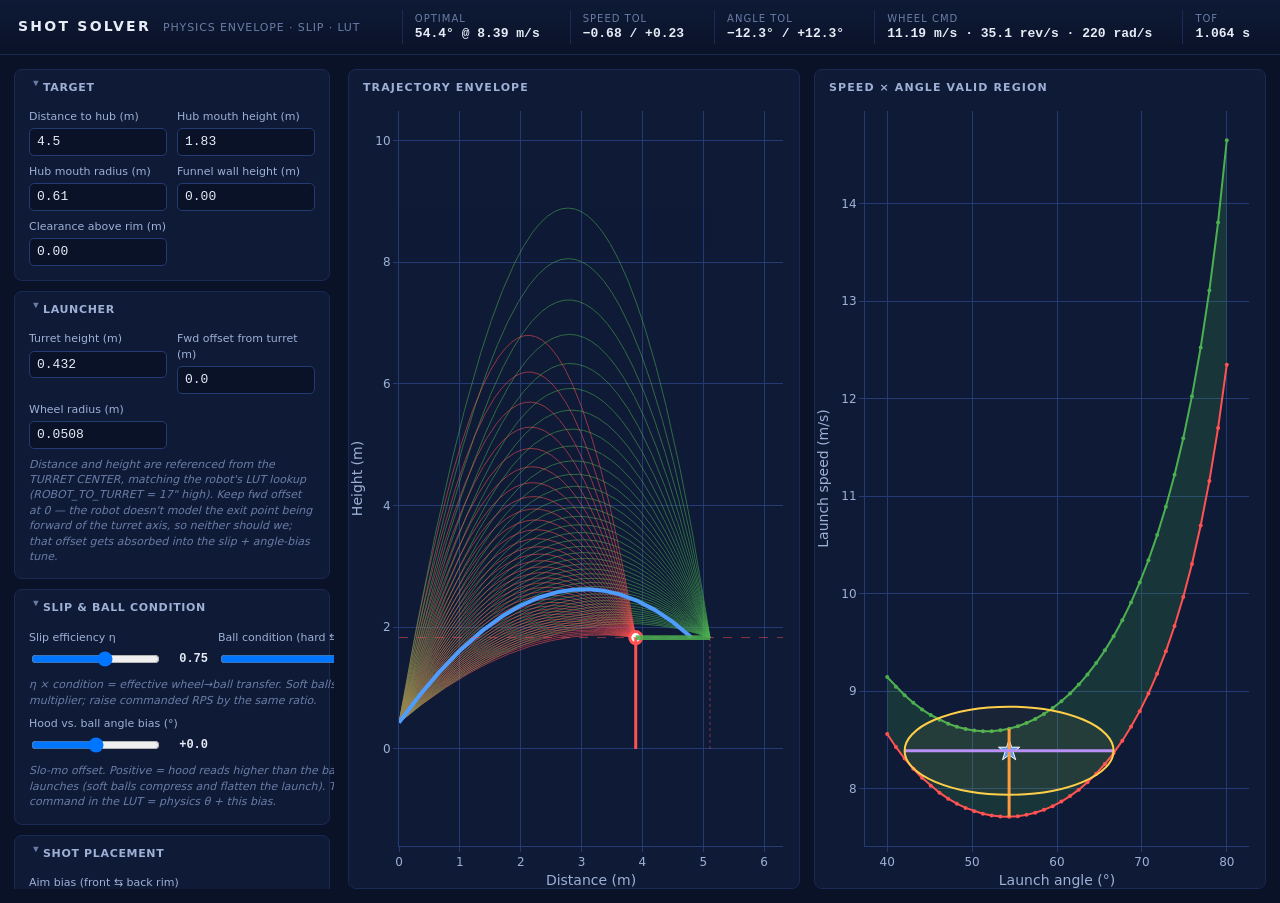
<file: shot-solver/index.html>
<!doctype html>
<html lang="en">
<head>
  <meta charset="utf-8" />
  <meta name="viewport" content="width=device-width,initial-scale=1" />
  <title>Shot Solver — Steelhawks</title>
  <link rel="stylesheet" href="styles.css" />
  <script src="https://cdn.plot.ly/plotly-2.35.2.min.js" charset="utf-8"></script>
</head>
<body>
  <header class="topbar">
    <div class="brand">
      <span class="brand-name">SHOT SOLVER</span>
      <span class="brand-sub">physics envelope · slip · LUT</span>
    </div>
    <div class="readout" id="readout">
      <div class="rdo"><label>Optimal</label><span id="rd-optimal">—</span></div>
      <div class="rdo"><label>Speed tol</label><span id="rd-speed-tol">—</span></div>
      <div class="rdo"><label>Angle tol</label><span id="rd-angle-tol">—</span></div>
      <div class="rdo"><label>Wheel cmd</label><span id="rd-rps">—</span></div>
      <div class="rdo"><label>TOF</label><span id="rd-tof">—</span></div>
    </div>
  </header>

  <main class="layout">
    <aside class="panel">
      <details open>
        <summary>Target</summary>
        <div class="grid">
          <label>Distance to hub (m) <input id="i-distance" type="number" step="0.01" min="0.5" max="10" value="4.5"/></label>
          <label>Hub mouth height (m) <input id="i-hub-z" type="number" step="0.01" value="1.83"/></label>
          <label>Hub mouth radius (m) <input id="i-hub-r" type="number" step="0.01" value="0.61"/></label>
          <label>Funnel wall height (m) <input id="i-funnel-h" type="number" step="0.01" value="0.00"/></label>
          <label>Clearance above rim (m) <input id="i-clearance" type="number" step="0.01" value="0.00"/></label>
        </div>
      </details>

      <details open>
        <summary>Launcher</summary>
        <div class="grid">
          <label>Turret height (m) <input id="i-launch-z" type="number" step="0.01" value="0.432"/></label>
          <label>Fwd offset from turret (m) <input id="i-launch-x" type="number" step="0.01" value="0.0"/></label>
          <label>Wheel radius (m) <input id="i-wheel-r" type="number" step="0.001" value="0.0508"/></label>
          <label class="hint">Distance and height are referenced from the TURRET CENTER, matching the robot's LUT lookup (ROBOT_TO_TURRET = 17&quot; high). Keep fwd offset at 0 — the robot doesn't model the exit point being forward of the turret axis, so neither should we; that offset gets absorbed into the slip + angle-bias tune.</label>
        </div>
      </details>

      <details open>
        <summary>Slip &amp; ball condition</summary>
        <div class="grid">
          <label>Slip efficiency η
            <span class="slider-row">
              <input id="i-eta" type="range" min="0.40" max="1.00" step="0.01" value="0.75"/>
              <output id="o-eta">0.75</output>
            </span>
          </label>
          <label>Ball condition (hard ⇆ soft)
            <span class="slider-row">
              <input id="i-wear" type="range" min="0.70" max="1.00" step="0.01" value="1.00"/>
              <output id="o-wear">1.00</output>
            </span>
          </label>
          <label class="hint">η × condition = effective wheel→ball transfer. Soft balls drop the multiplier; raise commanded RPS by the same ratio.</label>
          <label>Hood vs. ball angle bias (°)
            <span class="slider-row">
              <input id="i-angle-bias" type="range" min="-5" max="5" step="0.1" value="0"/>
              <output id="o-angle-bias">+0.0</output>
            </span>
          </label>
          <label class="hint">Slo-mo offset. Positive = hood reads higher than the ball actually launches (soft balls compress and flatten the launch). The hood command in the LUT = physics θ + this bias.</label>
        </div>
      </details>

      <details open>
        <summary>Shot placement</summary>
        <div class="grid">
          <label>Aim bias (front ⇆ back rim)
            <span class="slider-row">
              <input id="i-placement-bias" type="range" min="0.00" max="1.00" step="0.01" value="0.75"/>
              <output id="o-placement-bias">0.75 · back rim</output>
            </span>
          </label>
          <label class="hint">Where to live inside the valid (θ, v) envelope. 0.5 = centroid (max symmetric tolerance). &gt;0.5 = bias toward the back rim with higher v and steeper θ. Real errors (drag, wear, voltage sag, range bias) almost all pull the ball short — biasing back converts "short of intended" into "lands in center" instead of "rim-out front."</label>
        </div>
      </details>

      <details>
        <summary>Physics</summary>
        <div class="grid">
          <label>Gravity g (m/s²) <input id="i-g" type="number" step="0.01" value="9.81"/></label>
          <label>Ball mass (kg) <input id="i-mass" type="number" step="0.001" value="0.215"/></label>
          <label>Ball diameter (m) <input id="i-diameter" type="number" step="0.001" value="0.150"/></label>
          <label>Air density (kg/m³) <input id="i-rho" type="number" step="0.001" value="1.225"/></label>
          <label>Drag coefficient <input id="i-cd" type="number" step="0.01" value="0.50"/></label>
          <label class="row-2"><input id="i-drag-enable" type="checkbox" checked/> Enable drag</label>
        </div>
      </details>

      <details>
        <summary>Search</summary>
        <div class="grid">
          <label>Angle min (°) <input id="i-th-min" type="number" step="1" value="40"/></label>
          <label>Angle max (°) <input id="i-th-max" type="number" step="1" value="80"/></label>
          <label>Angle steps <input id="i-th-n" type="number" step="1" value="40"/></label>
          <label>Speed cap (m/s) <input id="i-v-cap" type="number" step="0.5" value="20"/></label>
          <label class="row-2"><input id="i-show-all" type="checkbox" checked/> Show full envelope on trajectory plot</label>
        </div>
      </details>

      <details>
        <summary>LUT export</summary>
        <div class="grid">
          <label>Distance min (m) <input id="i-lut-min" type="number" step="0.05" value="1.40"/></label>
          <label>Distance max (m) <input id="i-lut-max" type="number" step="0.05" value="6.20"/></label>
          <label>Steps <input id="i-lut-n" type="number" step="1" value="8"/></label>
          <label>Variant name <input id="i-lut-name" type="text" value="loadLUTSolved"/></label>
          <button id="b-gen-lut" class="primary">Generate LUT</button>
          <button id="b-copy-lut">Copy Java</button>
        </div>
        <pre id="lut-output" class="lut-out" tabindex="0"></pre>
      </details>
    </aside>

    <section class="plots">
      <div class="plot-card">
        <div class="plot-title">Trajectory envelope</div>
        <div id="plot-traj" class="plot"></div>
      </div>
      <div class="plot-card">
        <div class="plot-title">Speed × angle valid region</div>
        <div id="plot-env" class="plot"></div>
      </div>
    </section>
  </main>

  <script type="module" src="src/app.js"></script>
</body>
</html>
</file>
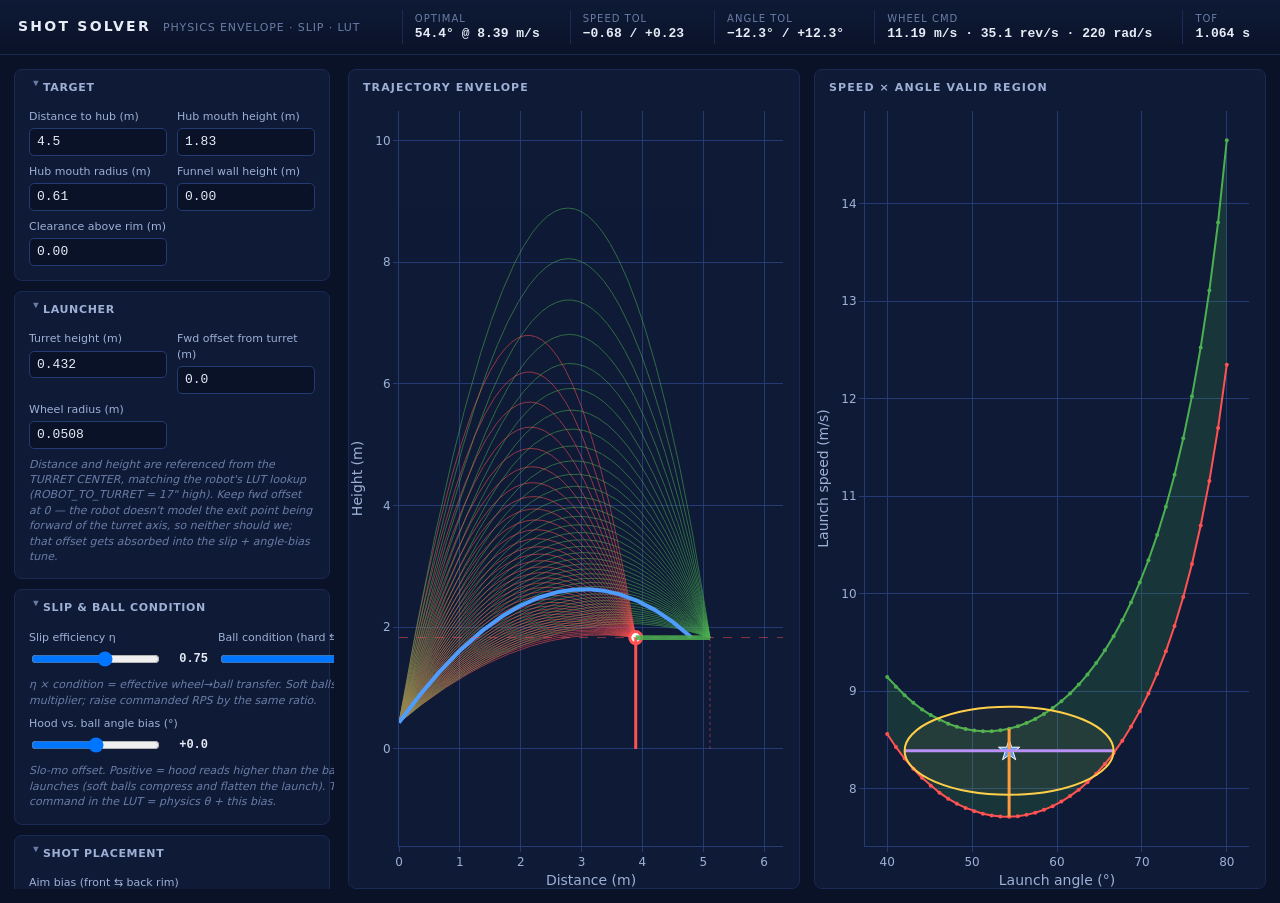
<file: tools/shot-solver/index.html>
<!doctype html>
<html lang="en">
<head>
  <meta charset="utf-8" />
  <meta name="viewport" content="width=device-width,initial-scale=1" />
  <title>Shot Solver — Steelhawks</title>
  <link rel="stylesheet" href="styles.css" />
  <script src="https://cdn.plot.ly/plotly-2.35.2.min.js" charset="utf-8"></script>
</head>
<body>
  <header class="topbar">
    <div class="brand">
      <span class="brand-name">SHOT SOLVER</span>
      <span class="brand-sub">physics envelope · slip · LUT</span>
    </div>
    <div class="readout" id="readout">
      <div class="rdo"><label>Optimal</label><span id="rd-optimal">—</span></div>
      <div class="rdo"><label>Speed tol</label><span id="rd-speed-tol">—</span></div>
      <div class="rdo"><label>Angle tol</label><span id="rd-angle-tol">—</span></div>
      <div class="rdo"><label>Wheel cmd</label><span id="rd-rps">—</span></div>
      <div class="rdo"><label>TOF</label><span id="rd-tof">—</span></div>
    </div>
  </header>

  <main class="layout">
    <aside class="panel">
      <details open>
        <summary>Target</summary>
        <div class="grid">
          <label>Distance to hub (m) <input id="i-distance" type="number" step="0.01" min="0.5" max="10" value="4.5"/></label>
          <label>Hub mouth height (m) <input id="i-hub-z" type="number" step="0.01" value="1.83"/></label>
          <label>Hub mouth radius (m) <input id="i-hub-r" type="number" step="0.01" value="0.61"/></label>
          <label>Funnel wall height (m) <input id="i-funnel-h" type="number" step="0.01" value="0.00"/></label>
          <label>Clearance above rim (m) <input id="i-clearance" type="number" step="0.01" value="0.00"/></label>
        </div>
      </details>

      <details open>
        <summary>Launcher</summary>
        <div class="grid">
          <label>Turret height (m) <input id="i-launch-z" type="number" step="0.01" value="0.432"/></label>
          <label>Fwd offset from turret (m) <input id="i-launch-x" type="number" step="0.01" value="0.0"/></label>
          <label>Wheel radius (m) <input id="i-wheel-r" type="number" step="0.001" value="0.0508"/></label>
          <label class="hint">Distance and height are referenced from the TURRET CENTER, matching the robot's LUT lookup (ROBOT_TO_TURRET = 17&quot; high). Keep fwd offset at 0 — the robot doesn't model the exit point being forward of the turret axis, so neither should we; that offset gets absorbed into the slip + angle-bias tune.</label>
        </div>
      </details>

      <details open>
        <summary>Slip &amp; ball condition</summary>
        <div class="grid">
          <label>Slip efficiency η
            <span class="slider-row">
              <input id="i-eta" type="range" min="0.40" max="1.00" step="0.01" value="0.75"/>
              <output id="o-eta">0.75</output>
            </span>
          </label>
          <label>Ball condition (hard ⇆ soft)
            <span class="slider-row">
              <input id="i-wear" type="range" min="0.70" max="1.00" step="0.01" value="1.00"/>
              <output id="o-wear">1.00</output>
            </span>
          </label>
          <label class="hint">η × condition = effective wheel→ball transfer. Soft balls drop the multiplier; raise commanded RPS by the same ratio.</label>
          <label>Hood vs. ball angle bias (°)
            <span class="slider-row">
              <input id="i-angle-bias" type="range" min="-5" max="5" step="0.1" value="0"/>
              <output id="o-angle-bias">+0.0</output>
            </span>
          </label>
          <label class="hint">Slo-mo offset. Positive = hood reads higher than the ball actually launches (soft balls compress and flatten the launch). The hood command in the LUT = physics θ + this bias.</label>
        </div>
      </details>

      <details open>
        <summary>Shot placement</summary>
        <div class="grid">
          <label>Aim bias (front ⇆ back rim)
            <span class="slider-row">
              <input id="i-placement-bias" type="range" min="0.00" max="1.00" step="0.01" value="0.75"/>
              <output id="o-placement-bias">0.75 · back rim</output>
            </span>
          </label>
          <label class="hint">Where to live inside the valid (θ, v) envelope. 0.5 = centroid (max symmetric tolerance). &gt;0.5 = bias toward the back rim with higher v and steeper θ. Real errors (drag, wear, voltage sag, range bias) almost all pull the ball short — biasing back converts "short of intended" into "lands in center" instead of "rim-out front."</label>
        </div>
      </details>

      <details>
        <summary>Physics</summary>
        <div class="grid">
          <label>Gravity g (m/s²) <input id="i-g" type="number" step="0.01" value="9.81"/></label>
          <label>Ball mass (kg) <input id="i-mass" type="number" step="0.001" value="0.215"/></label>
          <label>Ball diameter (m) <input id="i-diameter" type="number" step="0.001" value="0.150"/></label>
          <label>Air density (kg/m³) <input id="i-rho" type="number" step="0.001" value="1.225"/></label>
          <label>Drag coefficient <input id="i-cd" type="number" step="0.01" value="0.50"/></label>
          <label class="row-2"><input id="i-drag-enable" type="checkbox" checked/> Enable drag</label>
        </div>
      </details>

      <details>
        <summary>Search</summary>
        <div class="grid">
          <label>Angle min (°) <input id="i-th-min" type="number" step="1" value="40"/></label>
          <label>Angle max (°) <input id="i-th-max" type="number" step="1" value="80"/></label>
          <label>Angle steps <input id="i-th-n" type="number" step="1" value="40"/></label>
          <label>Speed cap (m/s) <input id="i-v-cap" type="number" step="0.5" value="20"/></label>
          <label class="row-2"><input id="i-show-all" type="checkbox" checked/> Show full envelope on trajectory plot</label>
        </div>
      </details>

      <details>
        <summary>LUT export</summary>
        <div class="grid">
          <label>Distance min (m) <input id="i-lut-min" type="number" step="0.05" value="1.40"/></label>
          <label>Distance max (m) <input id="i-lut-max" type="number" step="0.05" value="6.20"/></label>
          <label>Steps <input id="i-lut-n" type="number" step="1" value="8"/></label>
          <label>Variant name <input id="i-lut-name" type="text" value="loadLUTSolved"/></label>
          <label class="row-2"><input id="i-emit-envelope" type="checkbox" checked/> Emit envelope band (v_close / v_far maps)</label>
          <button id="b-gen-lut" class="primary">Generate LUT</button>
          <button id="b-copy-lut">Copy Java</button>
        </div>
        <pre id="lut-output" class="lut-out" tabindex="0"></pre>
      </details>
    </aside>

    <section class="plots">
      <div class="plot-card">
        <div class="plot-title">Trajectory envelope</div>
        <div id="plot-traj" class="plot"></div>
      </div>
      <div class="plot-card">
        <div class="plot-title">Speed × angle valid region</div>
        <div id="plot-env" class="plot"></div>
      </div>
    </section>
  </main>

  <script type="module" src="src/app.js"></script>
</body>
</html>
</file>
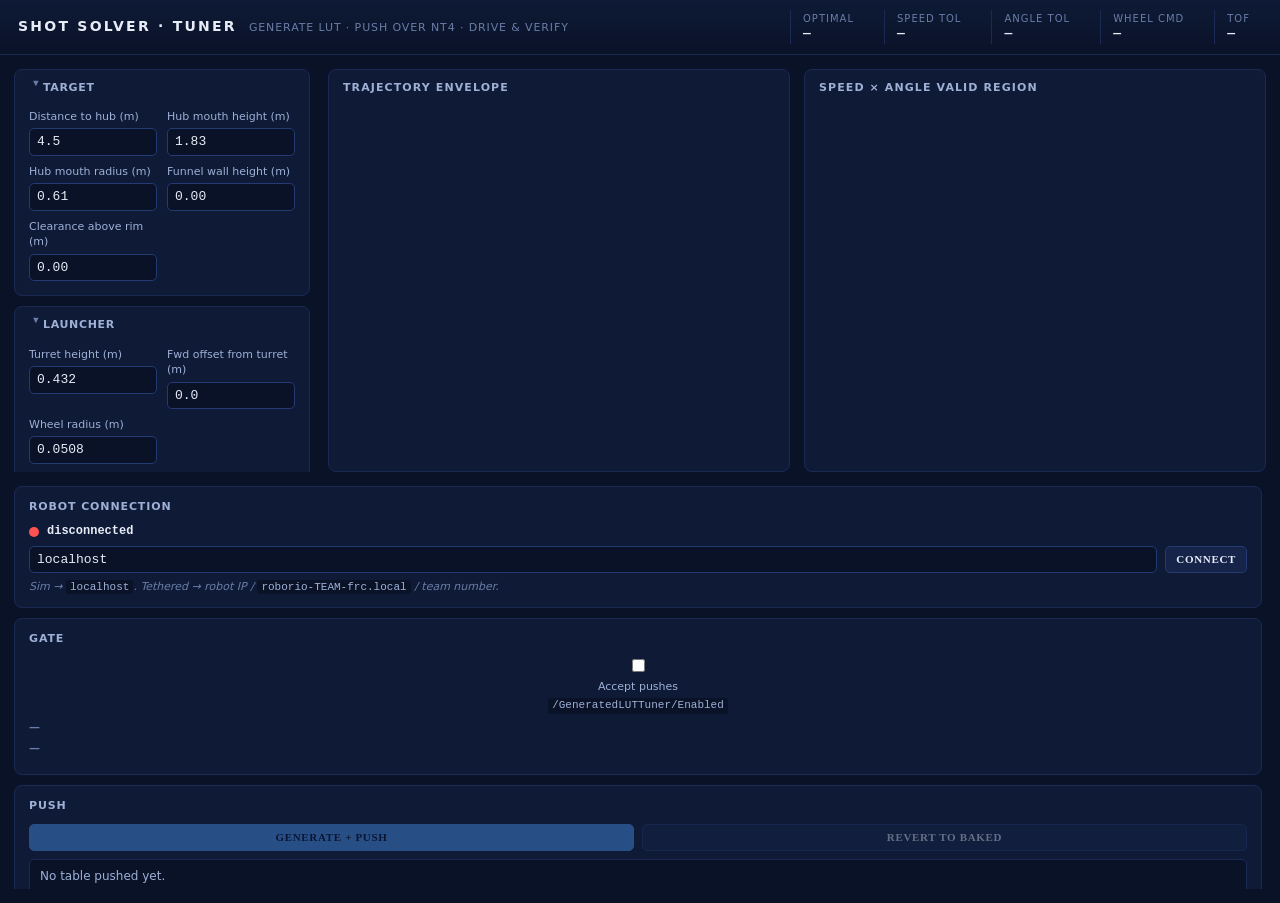
<file: tools/shot-solver/tuner/index.html>
<!doctype html>
<html lang="en">
<head>
  <meta charset="utf-8" />
  <meta name="viewport" content="width=device-width,initial-scale=1" />
  <title>Shot Solver — Live Tuner</title>
  <link rel="stylesheet" href="../styles.css" />
  <script src="https://cdn.plot.ly/plotly-2.35.2.min.js" charset="utf-8"></script>
</head>
<body>
  <header class="topbar">
    <div class="brand">
      <span class="brand-name">SHOT SOLVER · TUNER</span>
      <span class="brand-sub">generate LUT · push over NT4 · drive &amp; verify</span>
    </div>
    <div class="readout" id="readout">
      <div class="rdo"><label>Optimal</label><span id="rd-optimal">—</span></div>
      <div class="rdo"><label>Speed tol</label><span id="rd-speed-tol">—</span></div>
      <div class="rdo"><label>Angle tol</label><span id="rd-angle-tol">—</span></div>
      <div class="rdo"><label>Wheel cmd</label><span id="rd-rps">—</span></div>
      <div class="rdo"><label>TOF</label><span id="rd-tof">—</span></div>
    </div>
  </header>

  <main class="layout tuner-layout">
    <aside class="panel">
      <details open>
        <summary>Target</summary>
        <div class="grid">
          <label>Distance to hub (m) <input id="i-distance" type="number" step="0.01" min="0.5" max="10" value="4.5"/></label>
          <label>Hub mouth height (m) <input id="i-hub-z" type="number" step="0.01" value="1.83"/></label>
          <label>Hub mouth radius (m) <input id="i-hub-r" type="number" step="0.01" value="0.61"/></label>
          <label>Funnel wall height (m) <input id="i-funnel-h" type="number" step="0.01" value="0.00"/></label>
          <label>Clearance above rim (m) <input id="i-clearance" type="number" step="0.01" value="0.00"/></label>
        </div>
      </details>

      <details open>
        <summary>Launcher</summary>
        <div class="grid">
          <label>Turret height (m) <input id="i-launch-z" type="number" step="0.01" value="0.432"/></label>
          <label>Fwd offset from turret (m) <input id="i-launch-x" type="number" step="0.01" value="0.0"/></label>
          <label>Wheel radius (m) <input id="i-wheel-r" type="number" step="0.001" value="0.0508"/></label>
          <label class="hint">Distance and height are referenced from the TURRET CENTER, matching the robot's LUT lookup (ROBOT_TO_TURRET = 17&quot; high). Keep fwd offset at 0 — the robot doesn't model the exit point being forward of the turret axis, so neither should we; that offset gets absorbed into the slip + angle-bias tune.</label>
        </div>
      </details>

      <details open>
        <summary>Slip &amp; ball condition</summary>
        <div class="grid">
          <label>Slip efficiency η
            <span class="slider-row">
              <input id="i-eta" type="range" min="0.40" max="1.00" step="0.01" value="0.75"/>
              <output id="o-eta">0.75</output>
            </span>
          </label>
          <label>Ball condition (hard ⇆ soft)
            <span class="slider-row">
              <input id="i-wear" type="range" min="0.70" max="1.00" step="0.01" value="1.00"/>
              <output id="o-wear">1.00</output>
            </span>
          </label>
          <label class="hint">η × condition = effective wheel→ball transfer. Soft balls drop the multiplier; raise commanded RPS by the same ratio.</label>
          <label>Hood vs. ball angle bias (°)
            <span class="slider-row">
              <input id="i-angle-bias" type="range" min="-5" max="5" step="0.1" value="0"/>
              <output id="o-angle-bias">+0.0</output>
            </span>
          </label>
          <label class="hint">Slo-mo offset. Positive = hood reads higher than the ball actually launches (soft balls compress and flatten the launch). The hood command in the LUT = physics θ + this bias.</label>
        </div>
      </details>

      <details open>
        <summary>Shot placement</summary>
        <div class="grid">
          <label>Aim bias (front ⇆ back rim)
            <span class="slider-row">
              <input id="i-placement-bias" type="range" min="0.00" max="1.00" step="0.01" value="0.75"/>
              <output id="o-placement-bias">0.75 · back rim</output>
            </span>
          </label>
          <label class="hint">Where to live inside the valid (θ, v) envelope. 0.5 = centroid (max symmetric tolerance). &gt;0.5 = bias toward the back rim with higher v and steeper θ. Real errors (drag, wear, voltage sag, range bias) almost all pull the ball short — biasing back converts "short of intended" into "lands in center" instead of "rim-out front."</label>
        </div>
      </details>

      <details>
        <summary>Physics</summary>
        <div class="grid">
          <label>Gravity g (m/s²) <input id="i-g" type="number" step="0.01" value="9.81"/></label>
          <label>Ball mass (kg) <input id="i-mass" type="number" step="0.001" value="0.215"/></label>
          <label>Ball diameter (m) <input id="i-diameter" type="number" step="0.001" value="0.150"/></label>
          <label>Air density (kg/m³) <input id="i-rho" type="number" step="0.001" value="1.225"/></label>
          <label>Drag coefficient <input id="i-cd" type="number" step="0.01" value="0.50"/></label>
          <label class="row-2"><input id="i-drag-enable" type="checkbox" checked/> Enable drag</label>
        </div>
      </details>

      <details>
        <summary>Search</summary>
        <div class="grid">
          <label>Angle min (°) <input id="i-th-min" type="number" step="1" value="40"/></label>
          <label>Angle max (°) <input id="i-th-max" type="number" step="1" value="80"/></label>
          <label>Angle steps <input id="i-th-n" type="number" step="1" value="40"/></label>
          <label>Speed cap (m/s) <input id="i-v-cap" type="number" step="0.5" value="20"/></label>
          <label class="row-2"><input id="i-show-all" type="checkbox" checked/> Show full envelope on trajectory plot</label>
        </div>
      </details>

      <details open>
        <summary>LUT export</summary>
        <div class="grid">
          <label>Distance min (m) <input id="i-lut-min" type="number" step="0.05" value="1.40"/></label>
          <label>Distance max (m) <input id="i-lut-max" type="number" step="0.05" value="6.20"/></label>
          <label>Steps <input id="i-lut-n" type="number" step="1" value="8"/></label>
          <label>Variant name <input id="i-lut-name" type="text" value="loadLUTSolved"/></label>
          <label class="row-2"><input id="i-emit-envelope" type="checkbox" checked/> Emit envelope band (v_close / v_far maps)</label>
          <button id="b-gen-lut" class="primary">Generate LUT</button>
          <button id="b-copy-lut">Copy Java</button>
        </div>
        <pre id="lut-output" class="lut-out" tabindex="0"></pre>
      </details>
    </aside>

    <section class="plots">
      <div class="plot-card">
        <div class="plot-title">Trajectory envelope</div>
        <div id="plot-traj" class="plot"></div>
      </div>
      <div class="plot-card">
        <div class="plot-title">Speed × angle valid region</div>
        <div id="plot-env" class="plot"></div>
      </div>
    </section>

    <!-- ─── live NT tuning overlay ─────────────────────────────────────── -->
    <aside class="panel nt-panel">
      <section class="nt-card">
        <h3 class="nt-h">Robot connection</h3>
        <div class="nt-row">
          <span id="nt-dot" class="nt-dot down"></span>
          <span id="nt-conn-text" class="nt-mono">disconnected</span>
        </div>
        <div class="nt-row">
          <input id="nt-host" type="text" class="nt-input" value="localhost"
                 placeholder="localhost · 10.44.14.2 · team #"/>
          <button id="nt-connect">Connect</button>
        </div>
        <p class="nt-hint">Sim → <code>localhost</code>. Tethered → robot IP / <code>roborio-TEAM-frc.local</code> / team number.</p>
      </section>

      <section class="nt-card">
        <h3 class="nt-h">Gate</h3>
        <label class="nt-check">
          <input id="nt-enable" type="checkbox"/>
          Accept pushes <code>/GeneratedLUTTuner/Enabled</code>
        </label>
        <div class="nt-row"><span id="nt-enable-state" class="nt-flag">—</span></div>
        <div class="nt-row">
          <span id="nt-uselut-state" class="nt-flag">—</span>
          <button id="nt-uselut-on" style="display:none">Turn useLUT on</button>
        </div>
      </section>

      <section class="nt-card">
        <h3 class="nt-h">Push</h3>
        <div class="nt-row nt-btns">
          <button id="nt-push" class="primary" disabled>Generate + Push</button>
          <button id="nt-revert" disabled>Revert to baked</button>
        </div>
        <div id="nt-confirm" class="nt-confirm">No table pushed yet.</div>
        <div class="nt-kv">
          <span>status</span><span id="nt-status" class="nt-mono">—</span>
          <span>rows</span><span id="nt-rows" class="nt-mono">—</span>
          <span>min&nbsp;dist</span><span id="nt-min" class="nt-mono">—</span>
          <span>max&nbsp;dist</span><span id="nt-max" class="nt-mono">—</span>
        </div>
      </section>

      <section class="nt-card">
        <h3 class="nt-h">Align helper</h3>
        <div class="nt-kv">
          <span>live dist</span><span id="nt-live" class="nt-mono">—</span>
        </div>
        <div class="nt-row">
          <input id="nt-target" type="number" step="0.05" class="nt-input" placeholder="target distance (m)"/>
          <button id="nt-set-target" disabled>Set</button>
        </div>
        <div class="nt-row"><span id="nt-error" class="nt-flag">set a target</span></div>
      </section>

      <details class="nt-card nt-docs">
        <summary>How to run &amp; use</summary>
        <ol class="nt-ol">
          <li><b>Serve the site over HTTP</b> (an HTTPS page can't open a plaintext NT4 socket). From <code>tools/shot-solver</code>:
            <pre class="nt-pre">python3 -m http.server 8080</pre>
            then open <code>http://localhost:8080/tuner/</code>.</li>
          <li><b>Tether</b> to the robot (USB / radio). For sim, just leave the host as <code>localhost</code>.</li>
          <li><b>Connect</b> — type the robot host and hit Connect; the dot turns green.</li>
          <li><b>Enable the gate</b> — check <code>Accept pushes</code> (sets <code>/GeneratedLUTTuner/Enabled</code>). Make sure <code>useLUT</code> reads ON, or the table won't be used when shooting.</li>
          <li><b>Tune &amp; push</b> — adjust the solver sliders on the left, then <b>Generate + Push</b>. The confirm box turns green when the robot's echoed hash matches (it's running your exact table).</li>
          <li><b>Drive &amp; verify</b> — drive and shoot normally; the robot uses the pushed table live. Use the align helper to park at a test distance. Nudge a slider, push again, repeat.</li>
          <li><b>Revert</b> restores the baked LUT. The pushed table is RAM-only — a reboot also restores it, so just re-push. When happy, copy the Java (left panel) into <code>loadLUTSolved</code> to make it permanent.</li>
        </ol>
      </details>
    </aside>
  </main>

  <script type="module" src="../src/tuner.js"></script>
</body>
</html>
</file>
<file: shot-solver/styles.css>
:root {
  --bg-0: #0a1228;
  --bg-1: #0e1a36;
  --bg-2: #16244a;
  --bg-3: #1d2f5e;
  --line: #243a73;
  --line-dim: #1a2a55;
  --ink: #e7ecf7;
  --ink-dim: #9eb0d6;
  --ink-mute: #6a7da7;
  --close: #ff5252;
  --far: #4caf50;
  --opt: #4f9cff;
  --speed: #ff9a3c;
  --angle: #b48cff;
  --warn: #ffcf4a;
}

* { box-sizing: border-box; }
html, body {
  margin: 0; padding: 0;
  background: var(--bg-0);
  color: var(--ink);
  font: 13px/1.4 ui-sans-serif, system-ui, -apple-system, "Segoe UI", Inter, sans-serif;
  height: 100%;
}

.topbar {
  display: flex; align-items: center; justify-content: space-between;
  padding: 10px 18px;
  background: linear-gradient(180deg, var(--bg-1), var(--bg-0));
  border-bottom: 1px solid var(--line-dim);
  position: sticky; top: 0; z-index: 5;
}
.brand { display: flex; align-items: baseline; gap: 12px; }
.brand-name {
  font-weight: 700; letter-spacing: 0.16em;
  font-size: 14px; color: var(--ink);
}
.brand-sub {
  font-size: 11px; color: var(--ink-mute); letter-spacing: 0.08em; text-transform: uppercase;
}

.readout { display: flex; gap: 18px; align-items: center; }
.rdo {
  display: flex; flex-direction: column; align-items: flex-start;
  padding: 2px 12px; border-left: 1px solid var(--line-dim);
}
.rdo label {
  font-size: 10px; color: var(--ink-mute); letter-spacing: 0.1em; text-transform: uppercase;
}
.rdo span {
  font: 600 13px/1.2 ui-monospace, SFMono-Regular, Menlo, monospace;
  color: var(--ink);
}

.layout {
  display: grid;
  grid-template-columns: 320px 1fr;
  gap: 14px;
  padding: 14px;
  height: calc(100vh - 52px);
  overflow: hidden;
}

.panel {
  overflow-y: auto;
  padding-right: 4px;
}
.panel details {
  background: var(--bg-1);
  border: 1px solid var(--line-dim);
  border-radius: 8px;
  margin-bottom: 10px;
  padding: 0;
}
.panel summary {
  cursor: pointer;
  padding: 10px 14px;
  font-weight: 600;
  letter-spacing: 0.06em;
  text-transform: uppercase;
  font-size: 11px;
  color: var(--ink-dim);
  list-style: none;
  user-select: none;
}
.panel summary::-webkit-details-marker { display: none; }
.panel summary::before {
  content: "▸"; display: inline-block; width: 14px;
  color: var(--ink-mute); transition: transform 0.15s;
}
.panel details[open] summary::before { transform: rotate(90deg); }

.panel .grid {
  display: grid;
  grid-template-columns: 1fr 1fr;
  gap: 8px 10px;
  padding: 4px 14px 14px;
}
.panel label {
  display: flex; flex-direction: column;
  font-size: 11px;
  color: var(--ink-dim);
  gap: 4px;
}
.panel label.row-2 { grid-column: span 2; flex-direction: row; align-items: center; gap: 8px; }
.panel label.hint { grid-column: span 2; color: var(--ink-mute); font-style: italic; font-size: 11px; }
.panel input[type="number"], .panel input[type="text"] {
  background: var(--bg-0);
  border: 1px solid var(--line);
  border-radius: 5px;
  color: var(--ink);
  padding: 5px 7px;
  font: 13px/1.2 ui-monospace, SFMono-Regular, Menlo, monospace;
  width: 100%;
}
.panel input:focus { outline: none; border-color: var(--opt); }
.panel .slider-row { display: flex; gap: 8px; align-items: center; }
.panel .slider-row input[type="range"] { flex: 1; }
.panel .slider-row output {
  font: 600 12px/1.2 ui-monospace, SFMono-Regular, Menlo, monospace;
  color: var(--ink); min-width: 38px; text-align: right;
}

.panel button {
  background: var(--bg-2);
  color: var(--ink);
  border: 1px solid var(--line);
  border-radius: 5px;
  padding: 6px 10px;
  cursor: pointer;
  font: 600 11px/1.2 ui-sans-serif;
  letter-spacing: 0.08em;
  text-transform: uppercase;
  transition: background 0.15s, border-color 0.15s;
}
.panel button:hover { background: var(--bg-3); border-color: var(--opt); }
.panel button.primary { background: var(--opt); border-color: var(--opt); color: #051030; }
.panel button.primary:hover { filter: brightness(1.1); }

.lut-out {
  grid-column: span 2;
  background: var(--bg-0);
  border: 1px solid var(--line-dim);
  border-radius: 5px;
  padding: 8px 10px;
  margin: 8px 14px 14px;
  max-height: 240px;
  overflow: auto;
  color: var(--ink-dim);
  font: 11px/1.5 ui-monospace, SFMono-Regular, Menlo, monospace;
  white-space: pre;
}

.plots {
  display: grid;
  grid-template-columns: 1fr 1fr;
  gap: 14px;
  min-width: 0;
  min-height: 0;
}
.plot-card {
  display: flex; flex-direction: column;
  background: var(--bg-1);
  border: 1px solid var(--line-dim);
  border-radius: 8px;
  min-height: 0;
  overflow: hidden;
}
.plot-title {
  padding: 10px 14px 4px;
  font-size: 11px; letter-spacing: 0.1em; text-transform: uppercase;
  color: var(--ink-dim); font-weight: 600;
}
.plot { flex: 1; min-height: 0; }

::-webkit-scrollbar { width: 10px; height: 10px; }
::-webkit-scrollbar-track { background: var(--bg-0); }
::-webkit-scrollbar-thumb { background: var(--line); border-radius: 4px; }
::-webkit-scrollbar-thumb:hover { background: var(--line-dim); }

@media (max-width: 1100px) {
  .layout { grid-template-columns: 280px 1fr; }
  .plots { grid-template-columns: 1fr; }
}
</file>
<file: tools/shot-solver/styles.css>
:root {
  --bg-0: #0a1228;
  --bg-1: #0e1a36;
  --bg-2: #16244a;
  --bg-3: #1d2f5e;
  --line: #243a73;
  --line-dim: #1a2a55;
  --ink: #e7ecf7;
  --ink-dim: #9eb0d6;
  --ink-mute: #6a7da7;
  --close: #ff5252;
  --far: #4caf50;
  --opt: #4f9cff;
  --speed: #ff9a3c;
  --angle: #b48cff;
  --warn: #ffcf4a;
}

* { box-sizing: border-box; }
html, body {
  margin: 0; padding: 0;
  background: var(--bg-0);
  color: var(--ink);
  font: 13px/1.4 ui-sans-serif, system-ui, -apple-system, "Segoe UI", Inter, sans-serif;
  height: 100%;
}

.topbar {
  display: flex; align-items: center; justify-content: space-between;
  padding: 10px 18px;
  background: linear-gradient(180deg, var(--bg-1), var(--bg-0));
  border-bottom: 1px solid var(--line-dim);
  position: sticky; top: 0; z-index: 5;
}
.brand { display: flex; align-items: baseline; gap: 12px; }
.brand-name {
  font-weight: 700; letter-spacing: 0.16em;
  font-size: 14px; color: var(--ink);
}
.brand-sub {
  font-size: 11px; color: var(--ink-mute); letter-spacing: 0.08em; text-transform: uppercase;
}
.brand-link {
  font-size: 11px; color: var(--opt); text-decoration: none;
  letter-spacing: 0.06em; text-transform: uppercase; font-weight: 600;
}
.brand-link:hover { text-decoration: underline; }

.readout { display: flex; gap: 18px; align-items: center; }
.rdo {
  display: flex; flex-direction: column; align-items: flex-start;
  padding: 2px 12px; border-left: 1px solid var(--line-dim);
}
.rdo label {
  font-size: 10px; color: var(--ink-mute); letter-spacing: 0.1em; text-transform: uppercase;
}
.rdo span {
  font: 600 13px/1.2 ui-monospace, SFMono-Regular, Menlo, monospace;
  color: var(--ink);
}

.layout {
  display: grid;
  grid-template-columns: 320px 1fr;
  gap: 14px;
  padding: 14px;
  height: calc(100vh - 52px);
  overflow: hidden;
}

.panel {
  overflow-y: auto;
  padding-right: 4px;
}
.panel details {
  background: var(--bg-1);
  border: 1px solid var(--line-dim);
  border-radius: 8px;
  margin-bottom: 10px;
  padding: 0;
}
.panel summary {
  cursor: pointer;
  padding: 10px 14px;
  font-weight: 600;
  letter-spacing: 0.06em;
  text-transform: uppercase;
  font-size: 11px;
  color: var(--ink-dim);
  list-style: none;
  user-select: none;
}
.panel summary::-webkit-details-marker { display: none; }
.panel summary::before {
  content: "▸"; display: inline-block; width: 14px;
  color: var(--ink-mute); transition: transform 0.15s;
}
.panel details[open] summary::before { transform: rotate(90deg); }

.panel .grid {
  display: grid;
  grid-template-columns: 1fr 1fr;
  gap: 8px 10px;
  padding: 4px 14px 14px;
}
.panel label {
  display: flex; flex-direction: column;
  font-size: 11px;
  color: var(--ink-dim);
  gap: 4px;
}
.panel label.row-2 { grid-column: span 2; flex-direction: row; align-items: center; gap: 8px; }
.panel label.hint { grid-column: span 2; color: var(--ink-mute); font-style: italic; font-size: 11px; }
.panel input[type="number"], .panel input[type="text"] {
  background: var(--bg-0);
  border: 1px solid var(--line);
  border-radius: 5px;
  color: var(--ink);
  padding: 5px 7px;
  font: 13px/1.2 ui-monospace, SFMono-Regular, Menlo, monospace;
  width: 100%;
}
.panel input:focus { outline: none; border-color: var(--opt); }
.panel .slider-row { display: flex; gap: 8px; align-items: center; }
.panel .slider-row input[type="range"] { flex: 1; }
.panel .slider-row output {
  font: 600 12px/1.2 ui-monospace, SFMono-Regular, Menlo, monospace;
  color: var(--ink); min-width: 38px; text-align: right;
}

.panel button {
  background: var(--bg-2);
  color: var(--ink);
  border: 1px solid var(--line);
  border-radius: 5px;
  padding: 6px 10px;
  cursor: pointer;
  font: 600 11px/1.2 ui-sans-serif;
  letter-spacing: 0.08em;
  text-transform: uppercase;
  transition: background 0.15s, border-color 0.15s;
}
.panel button:hover { background: var(--bg-3); border-color: var(--opt); }
.panel button.primary { background: var(--opt); border-color: var(--opt); color: #051030; }
.panel button.primary:hover { filter: brightness(1.1); }

.lut-out {
  grid-column: span 2;
  background: var(--bg-0);
  border: 1px solid var(--line-dim);
  border-radius: 5px;
  padding: 8px 10px;
  margin: 8px 14px 14px;
  max-height: 240px;
  overflow: auto;
  color: var(--ink-dim);
  font: 11px/1.5 ui-monospace, SFMono-Regular, Menlo, monospace;
  white-space: pre;
}

.plots {
  display: grid;
  grid-template-columns: 1fr 1fr;
  gap: 14px;
  min-width: 0;
  min-height: 0;
}
.plot-card {
  display: flex; flex-direction: column;
  background: var(--bg-1);
  border: 1px solid var(--line-dim);
  border-radius: 8px;
  min-height: 0;
  overflow: hidden;
}
.plot-title {
  padding: 10px 14px 4px;
  font-size: 11px; letter-spacing: 0.1em; text-transform: uppercase;
  color: var(--ink-dim); font-weight: 600;
}
.plot { flex: 1; min-height: 0; }

::-webkit-scrollbar { width: 10px; height: 10px; }
::-webkit-scrollbar-track { background: var(--bg-0); }
::-webkit-scrollbar-thumb { background: var(--line); border-radius: 4px; }
::-webkit-scrollbar-thumb:hover { background: var(--line-dim); }

@media (max-width: 1100px) {
  .layout { grid-template-columns: 280px 1fr; }
  .plots { grid-template-columns: 1fr; }
}

/* ─── /tuner live overlay ─────────────────────────────────────────────────── */
.tuner-layout { grid-template-columns: 320px 1fr 340px; }
@media (max-width: 1500px) {
  .tuner-layout { grid-template-columns: 300px 1fr; }
  .tuner-layout .nt-panel { grid-column: 1 / -1; }
}

.nt-panel { display: flex; flex-direction: column; gap: 10px; }
.nt-card {
  background: var(--bg-1);
  border: 1px solid var(--line-dim);
  border-radius: 8px;
  padding: 12px 14px;
}
.nt-h {
  margin: 0 0 10px;
  font-size: 11px; letter-spacing: 0.08em; text-transform: uppercase;
  color: var(--ink-dim); font-weight: 600;
}
.nt-row { display: flex; align-items: center; gap: 8px; margin: 6px 0; }
.nt-btns { gap: 8px; }
.nt-btns button { flex: 1; }
.nt-mono { font: 600 12px/1.3 ui-monospace, SFMono-Regular, Menlo, monospace; color: var(--ink); }
.nt-hint { margin: 6px 0 0; font-size: 11px; color: var(--ink-mute); font-style: italic; }
.nt-hint code, .nt-docs code, .nt-check code {
  font: 11px/1.2 ui-monospace, Menlo, monospace; color: var(--ink-dim);
  background: var(--bg-0); padding: 1px 4px; border-radius: 3px;
}

.nt-input {
  flex: 1;
  background: var(--bg-0); border: 1px solid var(--line);
  border-radius: 5px; color: var(--ink); padding: 6px 8px;
  font: 12px/1.2 ui-monospace, SFMono-Regular, Menlo, monospace;
}
.nt-input:focus { outline: none; border-color: var(--opt); }

.nt-panel button {
  background: var(--bg-2); color: var(--ink);
  border: 1px solid var(--line); border-radius: 5px;
  padding: 6px 10px; cursor: pointer;
  font: 600 11px/1.2 ui-sans-serif; letter-spacing: 0.06em; text-transform: uppercase;
  transition: background 0.15s, border-color 0.15s;
}
.nt-panel button:hover:not(:disabled) { background: var(--bg-3); border-color: var(--opt); }
.nt-panel button.primary { background: var(--opt); border-color: var(--opt); color: #051030; }
.nt-panel button:disabled { opacity: 0.4; cursor: not-allowed; }

.nt-dot { width: 10px; height: 10px; border-radius: 50%; flex: 0 0 auto; }
.nt-dot.down { background: var(--close); }
.nt-dot.connecting { background: var(--warn); }
.nt-dot.ok { background: var(--far); }

.nt-check { display: flex; align-items: center; gap: 8px; font-size: 12px; color: var(--ink-dim); }
.nt-flag { font-size: 11px; font-weight: 600; color: var(--ink-mute); }
.nt-flag.ok { color: var(--far); }
.nt-flag.warn { color: var(--warn); }

.nt-confirm {
  margin: 8px 0; padding: 8px 10px; border-radius: 5px;
  font-size: 12px; line-height: 1.4;
  background: var(--bg-0); border: 1px solid var(--line-dim); color: var(--ink-dim);
}
.nt-confirm.ok { border-color: var(--far); color: var(--far); }
.nt-confirm.err { border-color: var(--close); color: var(--close); }
.nt-confirm.wait { border-color: var(--warn); color: var(--warn); }

.nt-kv {
  display: grid; grid-template-columns: auto 1fr; gap: 4px 12px;
  margin-top: 8px; font-size: 12px;
}
.nt-kv span:nth-child(odd) { color: var(--ink-mute); }
.nt-kv span:nth-child(even) { text-align: right; }

.nt-docs { padding: 0; }
.nt-docs summary {
  cursor: pointer; padding: 12px 14px; list-style: none;
  font-size: 11px; letter-spacing: 0.08em; text-transform: uppercase;
  color: var(--ink-dim); font-weight: 600;
}
.nt-docs summary::-webkit-details-marker { display: none; }
.nt-docs summary::before { content: "▸"; display: inline-block; width: 14px; color: var(--ink-mute); }
.nt-docs[open] summary::before { content: "▾"; }
.nt-ol { margin: 0 0 12px; padding: 0 16px 0 28px; color: var(--ink-dim); font-size: 12px; line-height: 1.5; }
.nt-ol li { margin: 6px 0; }
.nt-pre {
  background: var(--bg-0); border: 1px solid var(--line-dim); border-radius: 4px;
  padding: 6px 8px; margin: 4px 0; overflow-x: auto;
  font: 11px/1.4 ui-monospace, Menlo, monospace; color: var(--ink);
}
</file>
